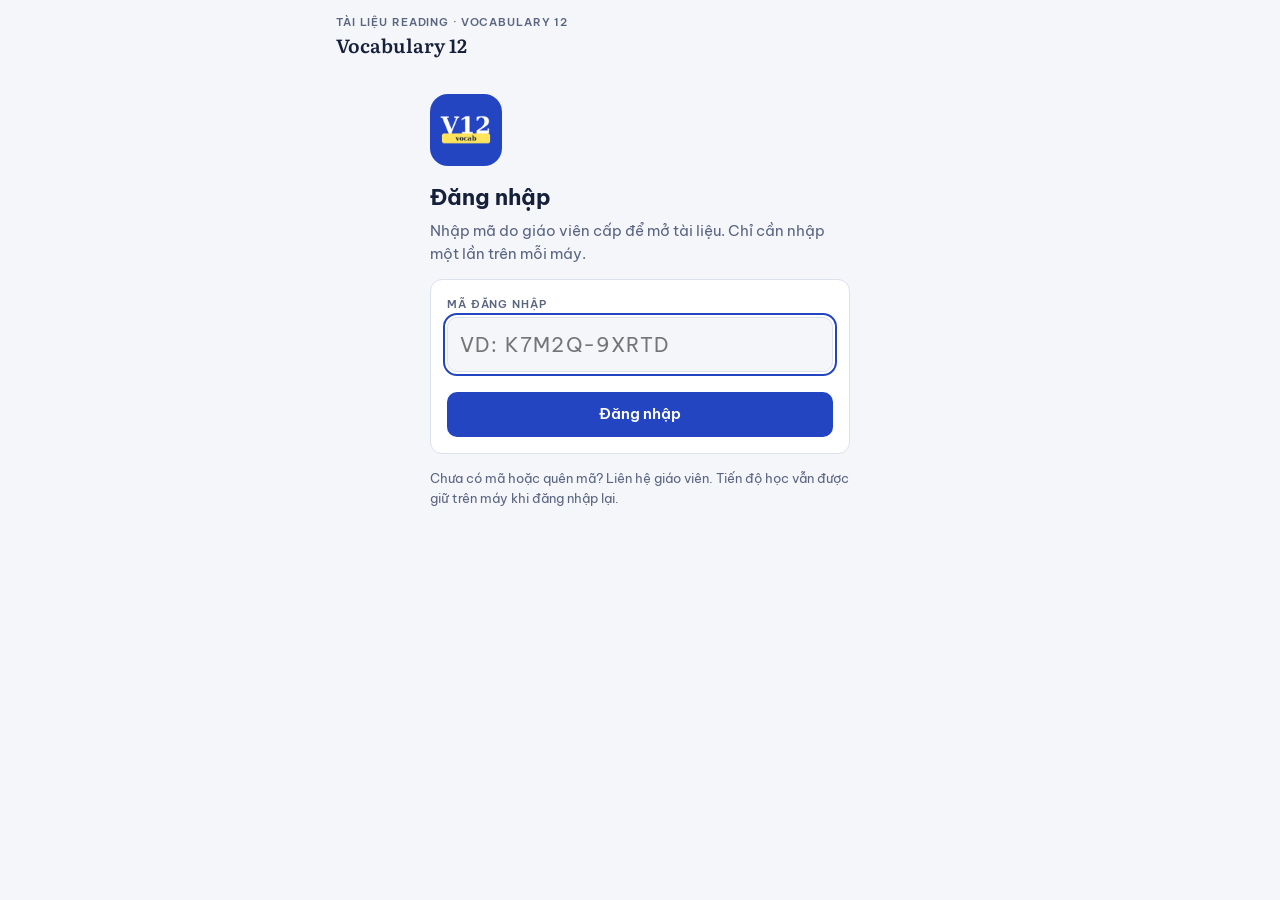
<file: index.html>
<!doctype html>
<html lang="vi">
<head>
<meta charset="utf-8">
<meta name="viewport" content="width=device-width, initial-scale=1, viewport-fit=cover">
<title>Vocabulary 12</title>
<meta name="description" content="App học từ vựng và đọc hiểu đi kèm bộ Tài liệu Reading – Vocabulary 12">
<meta name="theme-color" content="#F4F6FA" media="(prefers-color-scheme: light)">
<meta name="theme-color" content="#0E1320" media="(prefers-color-scheme: dark)">
<meta name="apple-mobile-web-app-capable" content="yes">
<meta name="mobile-web-app-capable" content="yes">
<meta name="apple-mobile-web-app-title" content="Vocab 12">
<meta name="apple-mobile-web-app-status-bar-style" content="default">
<link rel="manifest" href="manifest.webmanifest">
<link rel="icon" href="icons/icon-192.png" type="image/png">
<link rel="apple-touch-icon" href="icons/apple-touch-icon.png">
<link rel="preconnect" href="https://fonts.googleapis.com">
<link rel="preconnect" href="https://fonts.gstatic.com" crossorigin>
<link rel="stylesheet" href="https://fonts.googleapis.com/css2?family=Be+Vietnam+Pro:wght@400;500;600;700&family=Literata:opsz,wght@7..72,500;7..72,600;7..72,700&display=swap">
<link rel="stylesheet" href="css/app.css">
</head>
<body>
<div class="wrap">
  <header class="top">
    <div class="book">
      <button type="button" class="unit-btn" id="unitBtn" aria-label="Chọn Part và Unit">
        <small id="bookLine">Tài liệu Reading · Vocabulary 12</small>
        <span class="h1row"><h1 id="unitTitle">Đang tải…</h1><svg viewBox="0 0 24 24" aria-hidden="true"><path d="m6 9 6 6 6-6"/></svg></span>
      </button>
      <button type="button" class="icon-btn" id="setBtn" aria-label="Cài đặt">
        <svg viewBox="0 0 24 24" aria-hidden="true"><circle cx="12" cy="12" r="3"/><path d="M19.4 15a1.7 1.7 0 0 0 .3 1.8l.1.1a2 2 0 1 1-2.8 2.8l-.1-.1a1.7 1.7 0 0 0-1.8-.3 1.7 1.7 0 0 0-1 1.5V21a2 2 0 1 1-4 0v-.1a1.7 1.7 0 0 0-1.1-1.5 1.7 1.7 0 0 0-1.8.3l-.1.1a2 2 0 1 1-2.8-2.8l.1-.1a1.7 1.7 0 0 0 .3-1.8 1.7 1.7 0 0 0-1.5-1H3a2 2 0 1 1 0-4h.1a1.7 1.7 0 0 0 1.5-1.1 1.7 1.7 0 0 0-.3-1.8l-.1-.1a2 2 0 1 1 2.8-2.8l.1.1a1.7 1.7 0 0 0 1.8.3H9a1.7 1.7 0 0 0 1-1.5V3a2 2 0 1 1 4 0v.1a1.7 1.7 0 0 0 1 1.5 1.7 1.7 0 0 0 1.8-.3l.1-.1a2 2 0 1 1 2.8 2.8l-.1.1a1.7 1.7 0 0 0-.3 1.8V9a1.7 1.7 0 0 0 1.5 1H21a2 2 0 1 1 0 4h-.1a1.7 1.7 0 0 0-1.5 1z"/></svg>
        <span class="dot-new" id="newDot" hidden></span>
      </button>
    </div>
    <div class="strip" id="strip"></div>
  </header>
  <div id="banner"></div>
  <main id="main"><div class="sec"><p class="muted">Đang tải dữ liệu…</p></div></main>
</div>
<nav class="nav" aria-label="Chức năng"><div class="nav-in" id="nav"></div></nav>
<div id="overlay"></div>
<div class="toast" id="toast" hidden></div>
<noscript><p style="padding:16px">App cần bật JavaScript để chạy.</p></noscript>

<script src="js/auth.js"></script>
<script src="js/core.js"></script>
<script src="js/learn.js"></script>
<script src="js/review.js"></script>
<script src="js/read.js"></script>
<script src="js/practice.js"></script>
<script src="js/quiz.js"></script>
<script src="js/notebook.js"></script>
<script src="js/speak.js"></script>
<script src="js/write.js"></script>
<script src="js/settings.js"></script>
<script src="js/main.js"></script>
</body>
</html>
</file>
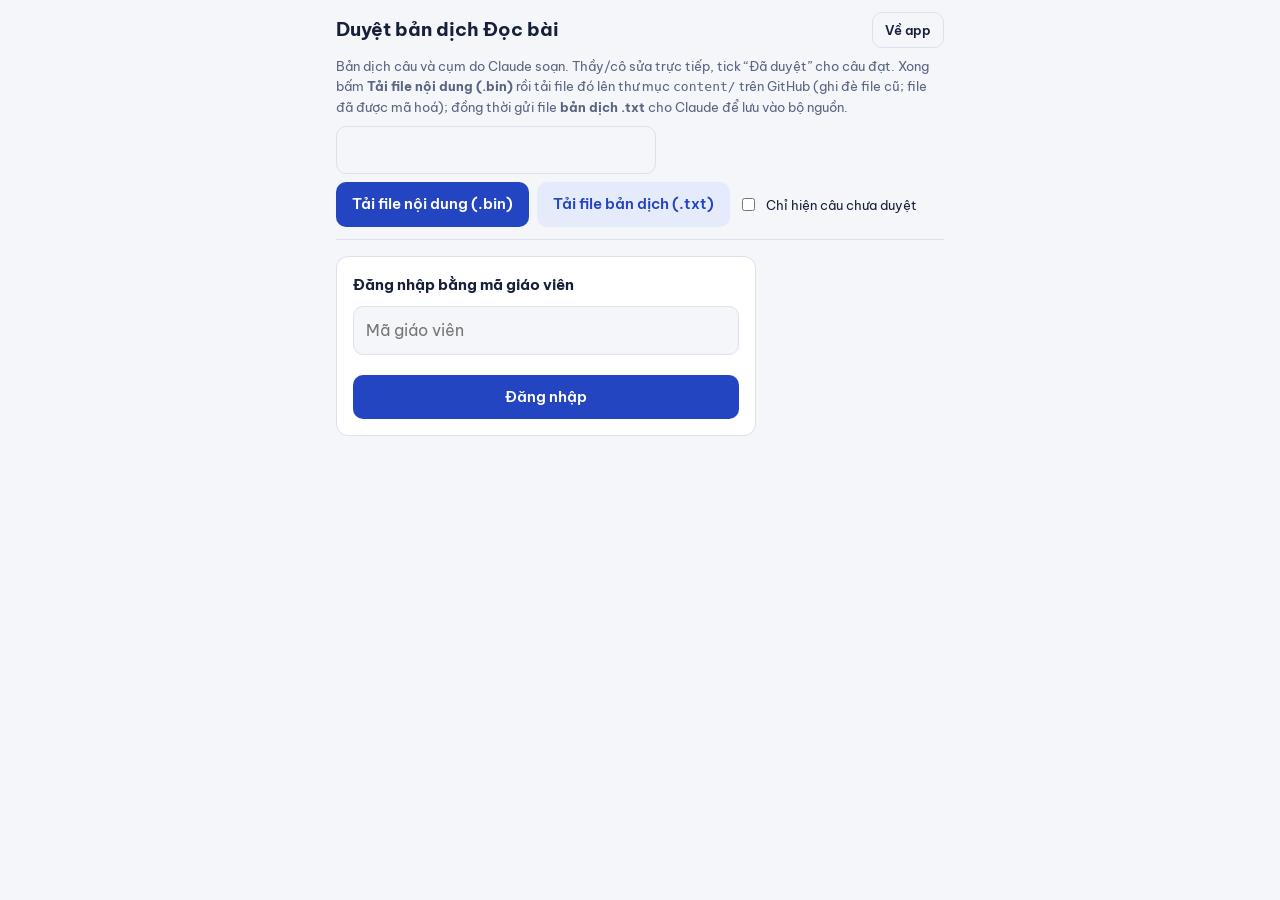
<file: duyet.html>
<!doctype html>
<html lang="vi">
<head>
<meta charset="utf-8">
<meta name="viewport" content="width=device-width, initial-scale=1, viewport-fit=cover">
<title>Duyệt bản dịch · Vocabulary 12</title>
<meta name="robots" content="noindex">
<link rel="stylesheet" href="https://fonts.googleapis.com/css2?family=Be+Vietnam+Pro:wght@400;500;600;700&family=Literata:opsz,wght@7..72,500;7..72,600&display=swap">
<link rel="stylesheet" href="css/app.css">
<style>
.wrap{padding-bottom:40px}
.sent{display:grid;gap:6px;border:1px solid var(--line);background:var(--card);border-radius:12px;padding:12px}
.sent.ok{border-color:var(--good)}
.sent .en{font-family:var(--f-word);font-size:16px}
.ck{display:grid;grid-template-columns:1fr 1fr;gap:6px;font-size:13px}
.ck input{font-size:14px;padding:7px 9px}
.ck .e{font-family:var(--f-word);padding:7px 0;color:var(--muted)}
.bar2{position:sticky;top:0;z-index:5;background:var(--paper);padding:12px 0;border-bottom:1px solid var(--line);display:grid;gap:8px}
@media (max-width:560px){.ck{grid-template-columns:1fr}.ck .e{padding:4px 0 0}}
</style>
</head>
<body>
<div class="wrap">
  <div class="bar2">
    <div class="row"><h2 style="font-size:19px" class="grow">Duyệt bản dịch Đọc bài</h2><a class="btn ghost sm" href="index.html">Về app</a></div>
    <p class="small muted" style="margin:0">Bản dịch câu và cụm do Claude soạn. Thầy/cô sửa trực tiếp, tick “Đã duyệt” cho câu đạt. Xong bấm <b>Tải file nội dung (.bin)</b> rồi tải file đó lên thư mục <code>content/</code> trên GitHub (ghi đè file cũ; file đã được mã hoá); đồng thời gửi file <b>bản dịch .txt</b> cho Claude để lưu vào bộ nguồn.</p>
    <div class="row"><select class="input" id="unitSel" style="max-width:320px"></select><span class="small muted grow" id="stat"></span></div>
    <div class="row"><button class="btn" type="button" id="dlJson">Tải file nội dung (.bin)</button><button class="btn soft" type="button" id="dlTxt">Tải file bản dịch (.txt)</button><label class="row small"><input type="checkbox" id="onlyTodo"> Chỉ hiện câu chưa duyệt</label></div>
  </div>
  <div id="list" class="sec"></div>
</div>
<div class="toast" id="toast" hidden></div>
<script src="js/auth.js"></script>
<script>
const esc=s=>String(s??'').replace(/[&<>"]/g,c=>({'&':'&amp;','<':'&lt;','>':'&gt;','"':'&quot;'}[c]));
let D=null, CAT=null;
const KEY=id=>'v12-duyet-'+id;
function toast(m){const t=document.getElementById('toast');t.textContent=m;t.hidden=false;setTimeout(()=>t.hidden=true,2500)}
async function init(){
  if(!Auth.supported()){document.getElementById('list').innerHTML='<div class="notice">Trình duyệt không hỗ trợ giải mã.</div>';return}
  if(!(await Auth.restore())) return loginForm();
  try{CAT=await fetchEnc('content/catalog.bin')}catch(e){if(e.kind==='key'){Auth.logout();return loginForm('Mã cũ không còn dùng được. Hãy nhập lại.')}throw e}
  const sel=document.getElementById('unitSel');
  sel.innerHTML=CAT.parts.flatMap(p=>p.units.filter(u=>u.ready).map(u=>`<option value="${u.id}">Part ${p.part} · Unit ${u.unit} · ${esc(u.title)}</option>`)).join('')+(CAT.topics||[]).filter(t=>t.ready).map(t=>`<option value="${t.id}">Tài liệu chủ đề · ${esc(t.title)}</option>`).join('');
  sel.onchange=()=>load(sel.value); load(sel.value);
  document.getElementById('onlyTodo').onchange=render;
  document.getElementById('dlJson').onclick=async()=>download(D.id+'.bin',await encJSON(D),'application/octet-stream');
  document.getElementById('dlTxt').onclick=()=>download(D.id+'.txt',toTxt(),'text/plain');
}
function loginForm(msg){
  document.getElementById('list').innerHTML=`<form id="lf" class="panel" style="display:grid;gap:10px;max-width:420px"><b>Đăng nhập bằng mã giáo viên</b>${msg?`<div class="notice">${esc(msg)}</div>`:''}<input class="input" id="lc" placeholder="Mã giáo viên" autocapitalize="characters"><div id="le" class="small" style="color:var(--bad)"></div><button class="btn">Đăng nhập</button></form>`;
  document.getElementById('lf').onsubmit=async e=>{e.preventDefault();const r=await Auth.login(document.getElementById('lc').value);if(!r.ok){document.getElementById('le').textContent=r.msg;return}init()};
}
async function load(id){
  D=await fetchEnc('content/'+id+'.bin');
  try{const saved=JSON.parse(localStorage.getItem(KEY(id))||'null');if(saved&&saved.hash===D.contentHash)applySaved(saved.edits)}catch(e){}
  render();
}
function each(fn){D.texts.forEach((t,ti)=>t.paras.forEach((p,pi)=>p.forEach((s,si)=>fn(s,t,`${ti}.${pi}.${si}`))))}
function applySaved(ed){each((s,t,k)=>{if(ed[k]){Object.assign(s,ed[k])}})}
function persist(){const ed={};each((s,t,k)=>{ed[k]={vi:s.vi,chunks:s.chunks,by:s.by}});try{localStorage.setItem(KEY(D.id),JSON.stringify({hash:D.contentHash,edits:ed}))}catch(e){}stat()}
function stat(){let n=0,ok=0;each(s=>{n++;if(s.by==='gv')ok++});document.getElementById('stat').textContent=`Đã duyệt ${ok}/${n} câu`}
function render(){
  const only=document.getElementById('onlyTodo').checked;
  let h='';
  D.texts.forEach((t,ti)=>{
    h+=`<h3 style="font-size:16px;margin-top:8px">${esc(t.label)} · ${esc(t.title)}</h3>`;
    t.paras.forEach((p,pi)=>p.forEach((s,si)=>{
      const k=`${ti}.${pi}.${si}`; if(only&&s.by==='gv')return;
      const ch=(s.chunks&&s.chunks.length?s.chunks:[[s.en,s.vi||'']]);
      h+=`<div class="sent ${s.by==='gv'?'ok':''}" data-k="${k}">
        <div class="row"><span class="label">Đoạn ${pi+1} · câu ${si+1}</span><span class="grow"></span><label class="row small"><input type="checkbox" data-ok ${s.by==='gv'?'checked':''}> Đã duyệt</label></div>
        <div class="en">${esc(s.en)}</div>
        <textarea class="input" data-vi style="min-height:60px">${esc(s.vi||'')}</textarea>
        <details ${ch.length>1?'':'hidden'}><summary class="small" style="cursor:pointer;color:var(--accent)">Nghĩa từng cụm (${ch.length})</summary>
          <div style="display:grid;gap:6px;margin-top:6px">${ch.map((c,ci)=>`<div class="ck"><div class="e">${esc(c[0])}</div><input class="input" data-ck="${ci}" value="${esc(c[1])}"></div>`).join('')}</div></details>
      </div>`;
    }));
  });
  const L=document.getElementById('list');L.innerHTML=h;stat();
  L.querySelectorAll('.sent').forEach(box=>{
    const [ti,pi,si]=box.dataset.k.split('.').map(Number); const s=D.texts[ti].paras[pi][si];
    if(!s.chunks||!s.chunks.length)s.chunks=[[s.en,s.vi||'']];
    box.querySelector('[data-vi]').oninput=e=>{s.vi=e.target.value;if(s.chunks.length===1)s.chunks[0][1]=s.vi;persist()};
    box.querySelectorAll('[data-ck]').forEach(inp=>inp.oninput=()=>{s.chunks[+inp.dataset.ck][1]=inp.value;persist()});
    box.querySelector('[data-ok]').onchange=e=>{s.by=e.target.checked?'gv':'claude';box.classList.toggle('ok',e.target.checked);persist()};
  });
}
function toTxt(){
  let out=`# ${D.id} — bản dịch Đọc bài (xuất từ trang duyệt ${new Date().toLocaleDateString('vi-VN')})\n`;
  D.texts.forEach(t=>{out+=`\n# ---------- ${t.label} ----------\n`;t.paras.forEach(p=>p.forEach(s=>{
    out+=`${s.en}\n= ${s.vi||''}\n`; if(s.by==='gv')out+='@by gv\n';
    const ch=s.chunks||[]; if(ch.length>1)ch.forEach(c=>out+=`  ${c[0]} || ${c[1]}\n`); out+='\n';
  }))});
  return out;
}
function download(name,text,type){const a=document.createElement('a');a.href=URL.createObjectURL(new Blob([text],{type}));a.download=name;document.body.appendChild(a);a.click();setTimeout(()=>{URL.revokeObjectURL(a.href);a.remove()},1500);toast('Đã tải '+name)}
init().catch(e=>{document.getElementById('list').innerHTML='<div class="notice">Không tải được dữ liệu: '+esc(e.message)+'</div>'});
</script>
</body>
</html>
</file>
<file: css/app.css>
/* Vocabulary 12 — giao diện giữ nguyên bản demo (Unit 1 – Part 2), bổ sung phần chọn Unit, cài đặt, kiểm tra. */
:root{
  --paper:#F4F6FA; --card:#FFFFFF; --ink:#16203A; --muted:#5A6580; --line:#DCE1EB;
  --accent:#2445C2; --accent-soft:#E6EBFB; --mark:#FFE45C; --mark-ink:#16203A;
  --good:#1D7F53; --good-soft:#E2F3EA; --bad:#B9352B; --bad-soft:#FBE7E4; --warn:#9A6400; --warn-soft:#FFF3D6;
  --f-ui:"Be Vietnam Pro",system-ui,-apple-system,"Segoe UI",Roboto,sans-serif;
  --f-word:"Literata",Georgia,"Times New Roman",serif;
  --f-ipa:"Segoe UI","Lucida Sans Unicode","Noto Sans","DejaVu Sans",sans-serif;
  --r:12px;
}
@media (prefers-color-scheme: dark){:root:not([data-theme="light"]){
  --paper:#0E1320; --card:#161E31; --ink:#E6EAF4; --muted:#97A2BC; --line:#29344E;
  --accent:#8EA5FF; --accent-soft:#1E2A4C; --mark:#E7C832; --mark-ink:#16203A;
  --good:#53C691; --good-soft:#15301F; --bad:#FF8478; --bad-soft:#3A1B1A; --warn:#F2BC4B; --warn-soft:#352812; color-scheme:dark}}
:root[data-theme="dark"]{
  --paper:#0E1320; --card:#161E31; --ink:#E6EAF4; --muted:#97A2BC; --line:#29344E;
  --accent:#8EA5FF; --accent-soft:#1E2A4C; --mark:#E7C832; --mark-ink:#16203A;
  --good:#53C691; --good-soft:#15301F; --bad:#FF8478; --bad-soft:#3A1B1A; --warn:#F2BC4B; --warn-soft:#352812; color-scheme:dark}
*{box-sizing:border-box}
html{-webkit-text-size-adjust:100%}
body{margin:0;background:var(--paper);color:var(--ink);font-family:var(--f-ui);font-size:15px;line-height:1.55;-webkit-font-smoothing:antialiased;-webkit-tap-highlight-color:transparent}
.wrap{max-width:640px;margin:0 auto;padding-left:max(16px,env(safe-area-inset-left,0px));padding-right:max(16px,env(safe-area-inset-right,0px));padding-block:0 120px}
button{font:inherit;color:inherit;cursor:pointer}
button:focus-visible,input:focus-visible,textarea:focus-visible,summary:focus-visible,select:focus-visible{outline:2px solid var(--accent);outline-offset:2px}
h1,h2,h3{margin:0;text-wrap:balance}
/* top */
.top{position:sticky;top:0;z-index:5;background:var(--paper);padding-top:calc(14px + env(safe-area-inset-top,0px));padding-bottom:10px;border-bottom:1px solid var(--line)}
.book{display:flex;justify-content:space-between;align-items:center;gap:8px}
.unit-btn{background:none;border:0;padding:0;text-align:left;display:flex;flex-direction:column;min-width:0;flex:1}
.unit-btn small{font-size:11px;letter-spacing:.08em;text-transform:uppercase;color:var(--muted);font-weight:600;white-space:nowrap;overflow:hidden;text-overflow:ellipsis;max-width:100%}
.h1row{display:flex;align-items:center;gap:4px;min-width:0}
.h1row h1{font-family:var(--f-word);font-size:19px;font-weight:600;white-space:nowrap;overflow:hidden;text-overflow:ellipsis}
.h1row svg{width:18px;height:18px;flex:none;stroke:var(--muted);fill:none;stroke-width:2;stroke-linecap:round;stroke-linejoin:round}
.icon-btn{position:relative;flex:none;width:40px;height:40px;border-radius:12px;border:1px solid var(--line);background:var(--card);display:grid;place-items:center}
.icon-btn svg{width:20px;height:20px;stroke:currentColor;fill:none;stroke-width:1.8;stroke-linecap:round;stroke-linejoin:round}
.dot-new{position:absolute;top:6px;right:6px;width:9px;height:9px;border-radius:50%;background:var(--bad);border:2px solid var(--card)}
.strip{display:grid;grid-template-columns:repeat(3,1fr);gap:8px;margin-top:10px}
.stat{background:var(--card);border:1px solid var(--line);border-radius:10px;padding:7px 10px;text-align:left;display:flex;flex-direction:column;gap:0}
.stat b{font-size:18px;font-variant-numeric:tabular-nums;line-height:1.2}
.stat span{font-size:11.5px;color:var(--muted)}
.stat.hot b{color:var(--accent)}
.stat.alert b{color:var(--bad)}
/* nav */
.nav{position:fixed;left:0;right:0;bottom:0;z-index:10;background:var(--card);border-top:1px solid var(--line);padding-bottom:env(safe-area-inset-bottom,0px);padding-left:env(safe-area-inset-left,0px);padding-right:env(safe-area-inset-right,0px)}
.nav-in{max-width:640px;margin:0 auto;display:grid;grid-template-columns:repeat(7,1fr)}
.nav button{background:none;border:0;padding:8px 1px 9px;display:flex;flex-direction:column;align-items:center;gap:3px;font-size:10.5px;white-space:nowrap;font-weight:500;color:var(--muted);position:relative}
.nav button svg{width:22px;height:22px;stroke:currentColor;fill:none;stroke-width:1.8;stroke-linecap:round;stroke-linejoin:round}
.nav button[aria-current="page"]{color:var(--accent);font-weight:700}
.nav .badge{position:absolute;top:4px;left:calc(50% + 6px);background:var(--bad);color:#fff;font-size:10px;font-weight:700;border-radius:9px;padding:0 5px;min-width:16px;line-height:16px}
/* common */
.sec{display:flex;flex-direction:column;gap:14px;padding-top:16px}
.sec-h{display:flex;justify-content:space-between;align-items:flex-end;gap:10px;flex-wrap:wrap}
.sec-h h2{font-size:20px;font-weight:700}
.sec-h p{margin:2px 0 0;color:var(--muted);font-size:13.5px}
.seg{display:flex;gap:6px;flex-wrap:wrap}
.chip{border:1px solid var(--line);background:var(--card);border-radius:999px;padding:6px 12px;font-size:13px;font-weight:500;display:inline-flex;align-items:center;gap:6px}
.chip[aria-pressed="true"]{background:var(--ink);border-color:var(--ink);color:var(--paper)}
.chip:disabled{opacity:.45;cursor:not-allowed}
.chip .dot{width:7px;height:7px;border-radius:50%;background:var(--line)}
.chip .dot.half{background:var(--warn)} .chip .dot.full{background:var(--good)}
.panel{background:var(--card);border:1px solid var(--line);border-radius:var(--r);padding:16px}
.btn{border:0;border-radius:10px;padding:11px 16px;font-weight:600;font-size:14.5px;background:var(--accent);color:var(--card);display:inline-flex;align-items:center;justify-content:center;gap:8px;text-decoration:none}
.btn.ghost{background:transparent;color:var(--ink);border:1px solid var(--line)}
.btn.soft{background:var(--accent-soft);color:var(--accent)}
.btn.danger{background:var(--bad);color:#fff}
.btn.sm{padding:7px 12px;font-size:13px}
.btn:disabled{opacity:.45;cursor:not-allowed}
.row{display:flex;gap:8px;flex-wrap:wrap;align-items:center}
.row.end{justify-content:flex-end}
.grow{flex:1 1 auto}
.muted{color:var(--muted)}
.small{font-size:13px}
.label{font-size:11px;letter-spacing:.08em;text-transform:uppercase;color:var(--muted);font-weight:600}
mark,.mk{background:var(--mark);color:var(--mark-ink);padding:0 3px;border-radius:3px}
.speak{border:1px solid var(--line);background:var(--card);border-radius:999px;padding:5px 11px;font-size:12.5px;font-weight:600;display:inline-flex;align-items:center;gap:5px}
.speak svg{width:15px;height:15px;stroke:currentColor;fill:none;stroke-width:2}
.progress{height:6px;background:var(--line);border-radius:6px;overflow:hidden}
.progress i{display:block;height:100%;background:var(--accent);border-radius:6px;transition:width .3s}
.notice{background:var(--warn-soft);color:var(--ink);border-radius:10px;padding:10px 12px;font-size:13.5px}
.notice b{color:var(--warn)}
.mt-tag{display:inline-flex;align-items:center;gap:5px;font-size:11.5px;font-weight:600;color:var(--warn);background:var(--warn-soft);border-radius:6px;padding:2px 8px;font-family:var(--f-ui);line-height:1.5}
/* flashcard */
.card{background:var(--card);border:1px solid var(--line);border-radius:16px;padding:22px 20px;min-height:290px;display:flex;flex-direction:column;gap:12px;position:relative}
.card .pos{font-size:12px;color:var(--muted);font-weight:600}
.headword{font-family:var(--f-word);font-size:clamp(30px,8vw,40px);font-weight:600;line-height:1.15;overflow-wrap:anywhere}
.ipa{font-family:var(--f-ipa);color:var(--muted);font-size:15px}
.meaning{font-size:18px;font-weight:600}
.kv{display:grid;gap:8px}
.kv div{font-size:14px}
.kv b{font-weight:600}
.ex{font-family:var(--f-word);font-size:16.5px;line-height:1.5}
.tr{color:var(--muted);font-size:13.5px}
.syn{display:flex;gap:6px;flex-wrap:wrap;font-size:13px}
.syn span{border-radius:6px;padding:2px 8px}
.syn .s{background:var(--good-soft);color:var(--good)} .syn .a{background:var(--bad-soft);color:var(--bad)}
.rate{display:grid;grid-template-columns:repeat(3,1fr);gap:8px}
.rate button{border:1px solid var(--line);background:var(--card);border-radius:10px;padding:10px 4px;font-weight:600;font-size:13.5px}
.rate .r0{color:var(--bad)} .rate .r1{color:var(--warn)} .rate .r2{color:var(--good)}
.rate button.on{border-width:2px;border-color:currentColor;background:var(--paper)}
.fcard{width:100%;text-align:left;font:inherit;color:inherit;cursor:pointer;min-height:250px;transition:transform .25s}
.fcard.back{background:var(--accent-soft)}
.fcard:active{transform:scale(.99)}
.face-tag{font-size:10.5px;letter-spacing:.08em;text-transform:uppercase;color:var(--muted);font-weight:700}
.headword.sm{font-size:24px}
.flip-hint{margin-top:auto;font-size:12.5px;color:var(--muted);border-top:1px dashed var(--line);padding-top:10px;display:block}
/* questions */
.q-stem{font-size:16.5px;font-weight:500;line-height:1.5}
.q-stem b,.q-stem strong{background:var(--mark);color:var(--mark-ink);padding:0 3px;border-radius:3px;font-weight:600}
.opts{display:grid;gap:8px}
.opt{text-align:left;border:1px solid var(--line);background:var(--card);border-radius:10px;padding:11px 13px;display:flex;gap:10px;align-items:flex-start;font-size:15px}
.opt .k{font-weight:700;color:var(--muted);min-width:18px}
.opt.sel{border-color:var(--accent);background:var(--accent-soft)}
.opt.ok{border-color:var(--good);background:var(--good-soft)}
.opt.no{border-color:var(--bad);background:var(--bad-soft)}
.opt:disabled{cursor:default}
.verdict{font-weight:700;font-size:15px}
.verdict.ok{color:var(--good)} .verdict.no{color:var(--bad)} .verdict.mid{color:var(--warn)}
.expl{display:grid;gap:5px;font-size:14px;border-top:1px solid var(--line);padding-top:10px}
.expl p{margin:0}
.expl .right{color:var(--good);font-weight:500}
.input{width:100%;border:1px solid var(--line);background:var(--paper);color:var(--ink);border-radius:10px;padding:11px 12px;font:inherit;font-size:16px}
textarea.input{min-height:84px;resize:vertical}
select.input{appearance:none;-webkit-appearance:none}
.input.good{border-color:var(--good);background:var(--good-soft)}
.input.badf{border-color:var(--bad)}
.fld{display:grid;gap:4px}
.steps{display:flex;gap:6px}
.steps span{flex:1;height:4px;border-radius:4px;background:var(--line)}
.steps span.on{background:var(--accent)}
.items{display:grid;gap:6px;font-size:15px;line-height:1.5}
.items div{display:flex;gap:8px}
.items .k{font-weight:700;color:var(--muted);min-width:16px}
.qhead{font-family:var(--f-word);font-size:15.5px}
/* passage */
details.passage{background:var(--card);border:1px solid var(--line);border-radius:var(--r)}
details.passage summary{padding:12px 14px;font-weight:600;cursor:pointer}
.passage-body{max-height:46vh;overflow:auto;padding:0 14px 14px;font-family:var(--f-word);font-size:15.5px;line-height:1.6}
.passage-body p{margin:0 0 10px}
.passage-body .pn{font-family:var(--f-ui);font-size:11px;font-weight:700;color:var(--muted);margin-right:6px}
.passage-body b{background:var(--mark);color:var(--mark-ink);padding:0 2px;border-radius:2px}
.passage-body u{text-decoration-color:var(--accent);text-decoration-thickness:2px;text-underline-offset:3px}
.passage-body .blank{font-family:var(--f-ui);font-size:12.5px;font-weight:700;border-bottom:2px solid var(--line);padding:0 4px;color:var(--muted);white-space:nowrap}
.passage-body .blank.cur{border-color:var(--accent);color:var(--accent);background:var(--accent-soft);border-radius:4px 4px 0 0}
.passage-body .ins{font-family:var(--f-ui);font-size:12px;font-weight:700;color:var(--accent)}
.src{font-family:var(--f-ui);font-size:12px;color:var(--muted)}
/* notebook */
.bars{display:grid;gap:8px}
.bar{display:grid;grid-template-columns:minmax(0,1fr) 2.2em;gap:10px;align-items:center;font-size:13.5px}
.bar .t{display:flex;flex-direction:column;gap:4px;min-width:0}
.bar .t span{overflow:hidden;text-overflow:ellipsis;white-space:nowrap}
.bar .track{height:8px;background:var(--line);border-radius:4px;overflow:hidden}
.bar .track i{display:block;height:100%;background:var(--bad);border-radius:4px}
.bar b{text-align:right;font-variant-numeric:tabular-nums}
.wrong{border:1px solid var(--line);background:var(--card);border-radius:var(--r);padding:14px;display:grid;gap:8px}
.tag{display:inline-block;font-size:11.5px;font-weight:600;border-radius:6px;padding:2px 8px;background:var(--bad-soft);color:var(--bad)}
.tag.src2{background:var(--accent-soft);color:var(--accent)}
.tag.unit{background:var(--paper);color:var(--muted);border:1px solid var(--line)}
.pips{display:inline-flex;gap:4px;vertical-align:middle}
.pips i{width:9px;height:9px;border-radius:50%;border:1.5px solid var(--good)}
.pips i.on{background:var(--good)}
/* review chart */
.sched{display:grid;grid-template-columns:repeat(7,1fr);gap:6px;align-items:end;height:96px;margin-top:6px}
.sched div{display:flex;flex-direction:column;align-items:center;justify-content:flex-end;gap:3px;height:100%;font-size:11px;color:var(--muted);font-variant-numeric:tabular-nums}
.sched i{display:block;width:100%;max-width:28px;background:var(--accent);border-radius:4px 4px 0 0;min-height:2px}
.sched b{color:var(--ink);font-size:11.5px}
/* speaking */
.mic{width:76px;height:76px;border-radius:50%;border:0;background:var(--accent);color:var(--card);display:grid;place-items:center;margin:4px auto}
.mic svg{width:30px;height:30px;stroke:currentColor;fill:none;stroke-width:2}
.mic.rec{background:var(--bad);animation:pulse 1.2s infinite}
@keyframes pulse{50%{box-shadow:0 0 0 12px var(--bad-soft)}}
@media (prefers-reduced-motion:reduce){.mic.rec{animation:none}.progress i{transition:none}}
.diff{font-family:var(--f-word);font-size:17px;line-height:1.7}
.diff .hit{color:var(--good);font-weight:600}
.diff .miss{color:var(--bad);text-decoration:underline wavy;text-underline-offset:4px}
.target{font-family:var(--f-word);font-size:22px;font-weight:600;line-height:1.35}
.speak.mic-sm{color:var(--accent);border-color:var(--accent)}
.speak.rec{background:var(--bad);border-color:var(--bad);color:var(--card)}
.micres{display:grid;gap:4px}
/* writing */
.tray{display:flex;flex-wrap:wrap;gap:7px;min-height:48px;padding:10px;border:1.5px dashed var(--line);border-radius:10px;background:var(--paper)}
.tray.answer{border-color:var(--accent)}
.tok{border:1px solid var(--line);background:var(--card);border-radius:8px;padding:6px 10px;font-family:var(--f-word);font-size:15.5px}
.tok.used{visibility:hidden}
.hintbox{background:var(--accent-soft);border-radius:10px;padding:10px 12px;font-size:14px;display:grid;gap:4px}
.vn{font-size:17px;font-weight:500;line-height:1.5}
.toast{position:fixed;left:50%;transform:translateX(-50%);bottom:calc(84px + env(safe-area-inset-bottom,0px));background:var(--ink);color:var(--paper);padding:9px 16px;border-radius:999px;font-size:13.5px;font-weight:500;z-index:40;max-width:calc(100% - 32px);text-align:center}
/* reader */
.tabs{display:inline-flex;border:1px solid var(--line);border-radius:10px;overflow:hidden;margin-left:auto}
.tabs button{border:0;background:var(--card);padding:7px 14px;font-weight:600;font-size:13.5px;color:var(--muted)}
.tabs button[aria-selected="true"]{background:var(--ink);color:var(--paper)}
.doc{background:var(--card);border:1px solid var(--line);border-radius:var(--r);padding:18px 16px;font-family:var(--f-word);font-size:17px;line-height:1.75}
.doc-t{font-size:20px;line-height:1.3;margin-bottom:8px}
.doc .para{margin-bottom:12px;border-radius:8px}
.doc .para p{margin:0}
.doc .pn{font-family:var(--f-ui);font-size:11px;font-weight:700;color:var(--muted);margin-right:6px;vertical-align:2px}
.doc .w{cursor:pointer;border-radius:3px}
.doc .w:hover{background:var(--accent-soft)}
.mode-chunk .ck:hover,.mode-chunk .ck:hover .w{background:var(--accent-soft)}
.mode-sent .st:hover .w,.mode-para .para:hover .w{background:transparent}
.mode-sent .st:hover{text-decoration:underline;text-decoration-color:var(--accent);text-underline-offset:4px}
.doc .w.on{background:var(--mark);color:var(--mark-ink)}
.doc .ck.on{background:var(--mark);color:var(--mark-ink);box-shadow:0 0 0 2px var(--mark);border-radius:3px}
.doc .ck.on .w:hover{background:transparent}
.doc .st.on{background:var(--mark);color:var(--mark-ink);box-shadow:0 0 0 2px var(--mark)}
.doc .st.play{background:var(--accent-soft);color:var(--ink);box-shadow:0 0 0 2px var(--accent-soft)}
.doc .para.on{background:var(--accent-soft);box-shadow:0 0 0 6px var(--accent-soft)}
.pvi{font-family:var(--f-ui);font-size:14px;line-height:1.55;color:var(--muted);margin:6px 0 0!important;padding-left:10px;border-left:2px solid var(--line)}
.sheet{position:fixed;left:0;right:0;bottom:calc(58px + env(safe-area-inset-bottom,0px));z-index:9;background:var(--card);border-top:1px solid var(--line);box-shadow:0 -8px 24px rgba(10,20,50,.12);padding-left:max(16px,env(safe-area-inset-left,0px));padding-right:max(16px,env(safe-area-inset-right,0px))}
.sheet-in{max-width:640px;margin:0 auto;padding-block:12px 14px;display:grid;gap:8px;max-height:46vh;overflow:auto}
body.sheet-open .wrap{padding-bottom:52vh}
.sheet-w{font-family:var(--f-word);font-size:22px;font-weight:600}
.sheet-en{font-family:var(--f-word);font-size:16.5px;line-height:1.5}
.sheet-vi{font-size:16px;font-weight:500}
.unitw{background:var(--accent-soft);border-radius:8px;padding:8px 10px;font-size:14px}
details.chunks summary{cursor:pointer;color:var(--accent)}
details.chunks{display:grid;gap:3px}
.footer-tools{display:flex;gap:8px;flex-wrap:wrap;justify-content:center;margin-top:28px}
.footer-tools button{background:none;border:0;color:var(--muted);font-size:12.5px;text-decoration:underline}
/* modal sheet (chọn Unit, cài đặt, có gì mới) */
.modal-bg{position:fixed;inset:0;z-index:30;background:rgba(10,15,30,.45);display:flex;align-items:flex-end;justify-content:center}
.modal{background:var(--paper);width:100%;max-width:640px;max-height:88vh;overflow:auto;border-radius:18px 18px 0 0;padding:16px max(16px,env(safe-area-inset-left,0px)) calc(20px + env(safe-area-inset-bottom,0px));display:grid;gap:14px;align-content:start}
.modal-h{display:flex;align-items:center;gap:10px;position:sticky;top:-16px;background:var(--paper);padding:4px 0 8px;z-index:1}
.modal-h h2{font-size:19px;flex:1}
.part-h{display:flex;justify-content:space-between;align-items:baseline;gap:8px}
.part-h h3{font-size:15px}
.ugrid{display:grid;grid-template-columns:repeat(2,1fr);gap:8px}
.ucard{border:1px solid var(--line);background:var(--card);border-radius:12px;padding:10px 12px;text-align:left;display:grid;gap:4px;min-height:74px}
.ucard b{font-size:13px}
.ucard span{font-size:12.5px;color:var(--muted);line-height:1.35}
.ucard.cur{border:2px solid var(--accent)}
.ucard:disabled{opacity:.5;cursor:default}
.ucard .progress{height:4px;margin-top:auto}
.setrow{display:flex;align-items:center;gap:10px;justify-content:space-between;flex-wrap:wrap}
.radio-row{display:flex;gap:6px;flex-wrap:wrap}
.news{display:grid;gap:6px;font-size:14px}
.news ul{margin:0;padding-left:20px;display:grid;gap:3px}
.banner{margin-top:12px;background:var(--accent-soft);border-radius:12px;padding:10px 12px;display:flex;gap:10px;align-items:center;font-size:13.5px}
.banner b{color:var(--accent)}
.code{font-family:ui-monospace,Menlo,Consolas,monospace;font-size:12px;word-break:break-all;background:var(--paper);border:1px solid var(--line);border-radius:8px;padding:8px;max-height:120px;overflow:auto}
/* kiểm tra */
.chk{display:flex;align-items:center;gap:8px;font-size:14px;padding:6px 0}
.chk input{width:18px;height:18px;accent-color:var(--accent)}
.score{font-size:34px;font-weight:700;font-variant-numeric:tabular-nums;line-height:1.1}
.clock{font-variant-numeric:tabular-nums;font-weight:700}
.hist{display:grid;gap:4px;font-size:13px}
.hist div{display:flex;justify-content:space-between;gap:8px;border-bottom:1px solid var(--line);padding:5px 0}
.ansinfo{display:grid;gap:6px;font-size:14px;background:var(--paper);border-radius:10px;padding:10px 12px}
.ansinfo .label{margin-right:4px}
/* đăng nhập */
body.locked .nav,body.locked .strip,body.locked #setBtn,body.locked .h1row svg{display:none}
body.locked .top{border-bottom:0}
.login{max-width:420px;margin:0 auto;padding-top:24px}
.login h2{font-size:22px}
</file>
